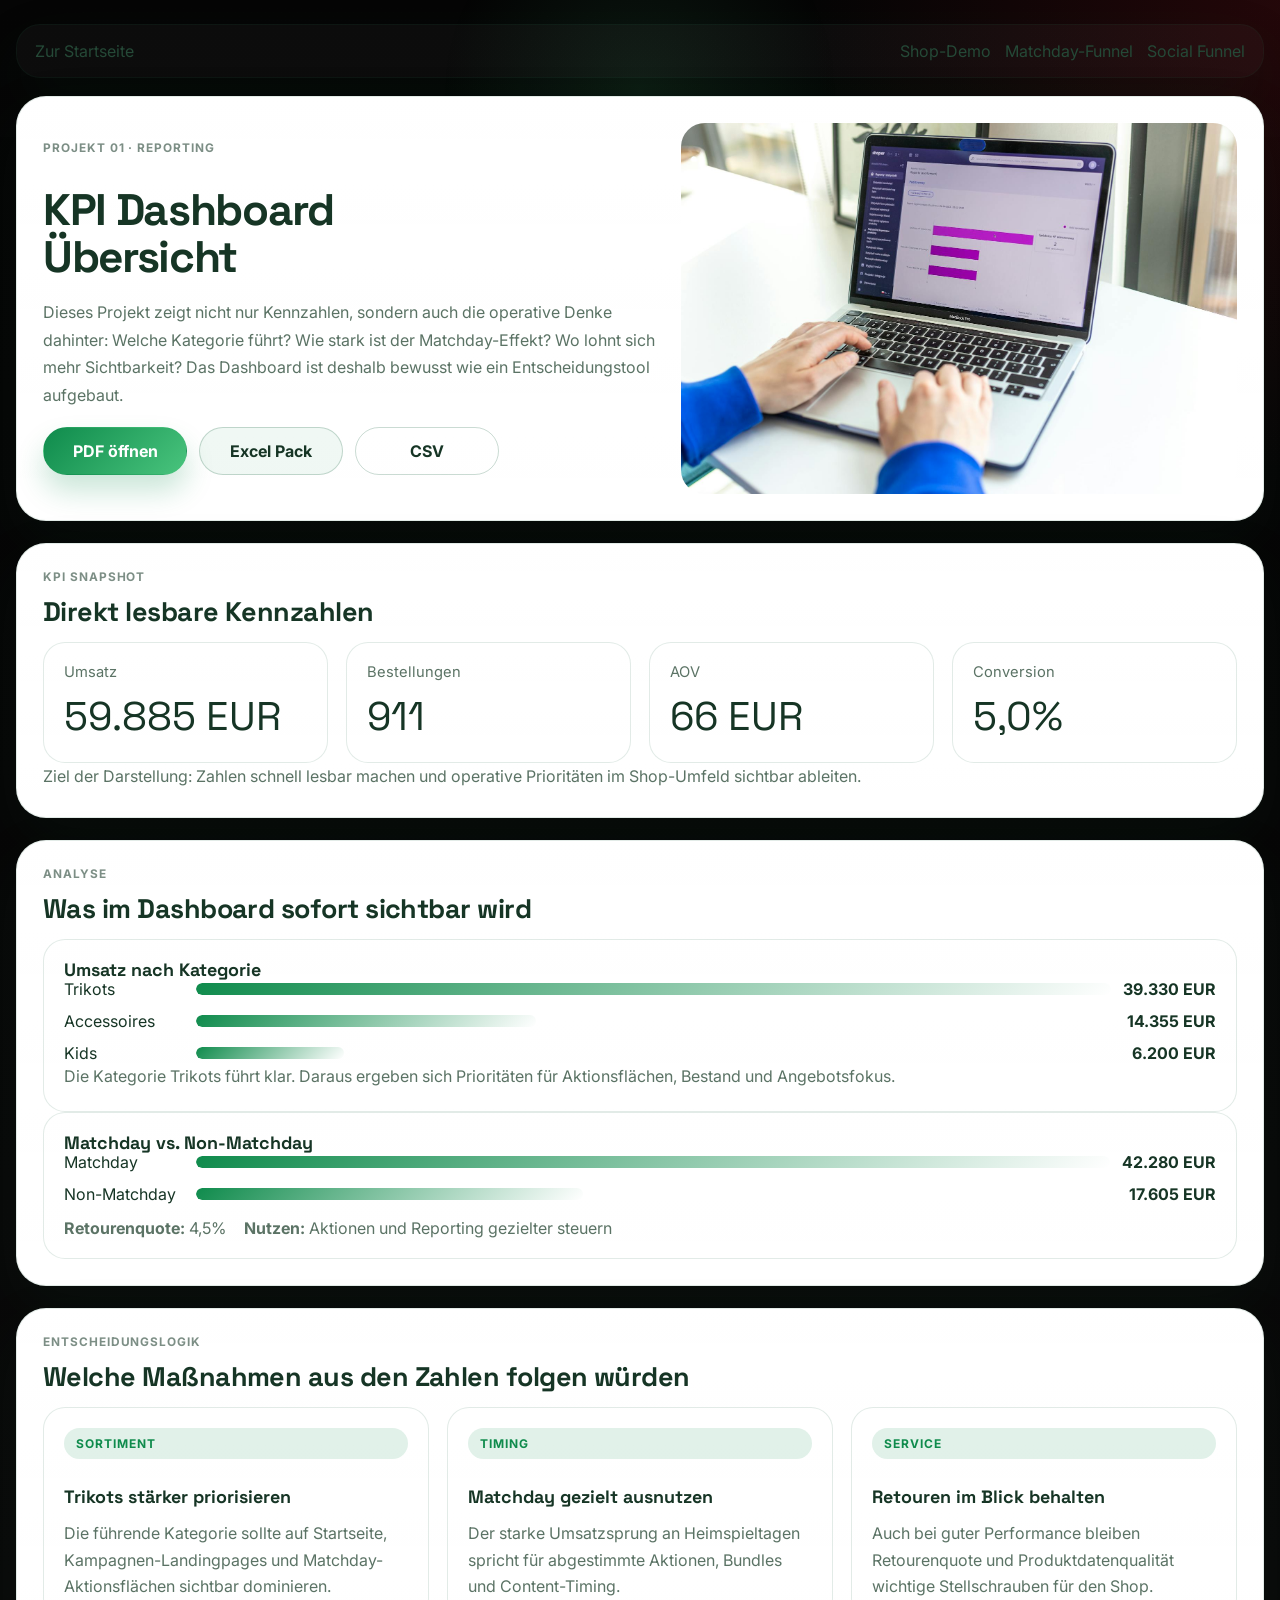
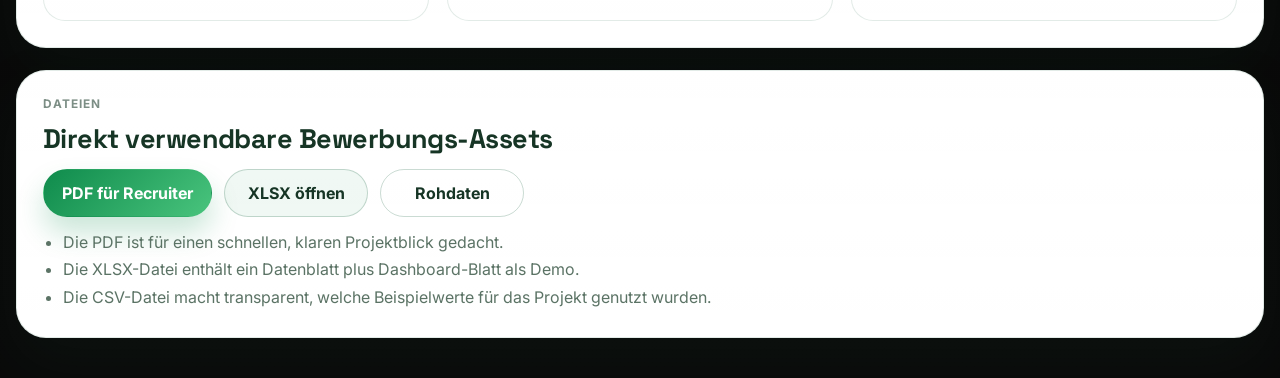
<file: projects/kpi-dashboard.html>
<!DOCTYPE html>
<html lang="de">
  <head>
    <meta charset="UTF-8" />
    <meta name="viewport" content="width=device-width, initial-scale=1.0" />
    <title>KPI Dashboard Übersicht | Kassem Jaffal</title>
    <link rel="stylesheet" href="../styles.css" />
    <link rel="stylesheet" href="../projects.css" />
  </head>
  <body class="project-page">
    <div class="project-shell">
      <nav class="subnav" aria-label="Unterseiten-Navigation">
        <a href="../index.html">Zur Startseite</a>
        <div class="subnav__links">
          <a href="mock-fanshop.html">Shop-Demo</a>
          <a href="matchday-funnel.html">Matchday-Funnel</a>
          <a href="social-media-funnel.html">Social Funnel</a>
        </div>
      </nav>

      <section class="project-hero">
        <div class="project-hero__copy">
          <p class="eyebrow">Projekt 01 · Reporting</p>
          <h1>KPI Dashboard Übersicht</h1>
          <p class="project-copy">
            Dieses Projekt zeigt nicht nur Kennzahlen, sondern auch die
            operative Denke dahinter: Welche Kategorie führt? Wie stark ist der
            Matchday-Effekt? Wo lohnt sich mehr Sichtbarkeit? Das Dashboard ist
            deshalb bewusst wie ein Entscheidungstool aufgebaut.
          </p>
          <div class="button-row">
            <a class="button button--primary" href="../downloads/SCF_Ecommerce_KPI_Dashboard.pdf">PDF öffnen</a>
            <a class="button button--secondary" href="../downloads/SCF_Ecommerce_Portfolio_ExcelPack.xlsx">Excel Pack</a>
            <a class="button button--ghost" href="../downloads/scf_ecommerce_daily_data.csv">CSV</a>
          </div>
        </div>

        <div class="project-hero__visual">
          <img src="../assets/excel-kpi-dashboard.jpg" alt="Laptop mit KPI-Dashboard" />
        </div>
      </section>

      <section class="project-panel">
        <p class="eyebrow">KPI Snapshot</p>
        <h2>Direkt lesbare Kennzahlen</h2>
        <div class="dashboard-grid">
          <article class="dashboard-metric">
            <span class="dashboard-metric__label">Umsatz</span>
            <span class="dashboard-metric__value">59.885 EUR</span>
          </article>
          <article class="dashboard-metric">
            <span class="dashboard-metric__label">Bestellungen</span>
            <span class="dashboard-metric__value">911</span>
          </article>
          <article class="dashboard-metric">
            <span class="dashboard-metric__label">AOV</span>
            <span class="dashboard-metric__value">66 EUR</span>
          </article>
          <article class="dashboard-metric">
            <span class="dashboard-metric__label">Conversion</span>
            <span class="dashboard-metric__value">5,0%</span>
          </article>
        </div>
        <p class="metric-note">Ziel der Darstellung: Zahlen schnell lesbar machen und operative Prioritäten im Shop-Umfeld sichtbar ableiten.</p>
      </section>

      <section class="project-panel">
        <p class="eyebrow">Analyse</p>
        <h2>Was im Dashboard sofort sichtbar wird</h2>
        <div class="chart-layout">
          <article class="chart-panel">
            <h3>Umsatz nach Kategorie</h3>
            <div class="bar-chart">
              <div class="bar-row">
                <span>Trikots</span>
                <div class="bar-track"><div class="bar-fill" style="width: 100%"></div></div>
                <strong>39.330 EUR</strong>
              </div>
              <div class="bar-row">
                <span>Accessoires</span>
                <div class="bar-track"><div class="bar-fill" style="width: 37%"></div></div>
                <strong>14.355 EUR</strong>
              </div>
              <div class="bar-row">
                <span>Kids</span>
                <div class="bar-track"><div class="bar-fill" style="width: 16%"></div></div>
                <strong>6.200 EUR</strong>
              </div>
            </div>
            <p class="chart-caption">Die Kategorie Trikots führt klar. Daraus ergeben sich Prioritäten für Aktionsflächen, Bestand und Angebotsfokus.</p>
          </article>

          <article class="chart-panel">
            <h3>Matchday vs. Non-Matchday</h3>
            <div class="mini-bars">
              <div class="bar-row">
                <span>Matchday</span>
                <div class="bar-track"><div class="bar-fill" style="width: 100%"></div></div>
                <strong>42.280 EUR</strong>
              </div>
              <div class="bar-row">
                <span>Non-Matchday</span>
                <div class="bar-track"><div class="bar-fill" style="width: 42%"></div></div>
                <strong>17.605 EUR</strong>
              </div>
            </div>
            <div class="legend">
              <span><strong>Retourenquote:</strong> 4,5%</span>
              <span><strong>Nutzen:</strong> Aktionen und Reporting gezielter steuern</span>
            </div>
          </article>
        </div>
      </section>

      <section class="project-panel">
        <p class="eyebrow">Entscheidungslogik</p>
        <h2>Welche Maßnahmen aus den Zahlen folgen würden</h2>
        <div class="crm-grid">
          <article class="crm-card">
            <span class="insight-card__kicker">Sortiment</span>
            <h3>Trikots stärker priorisieren</h3>
            <p>Die führende Kategorie sollte auf Startseite, Kampagnen-Landingpages und Matchday-Aktionsflächen sichtbar dominieren.</p>
          </article>
          <article class="crm-card">
            <span class="insight-card__kicker">Timing</span>
            <h3>Matchday gezielt ausnutzen</h3>
            <p>Der starke Umsatzsprung an Heimspieltagen spricht für abgestimmte Aktionen, Bundles und Content-Timing.</p>
          </article>
          <article class="crm-card">
            <span class="insight-card__kicker">Service</span>
            <h3>Retouren im Blick behalten</h3>
            <p>Auch bei guter Performance bleiben Retourenquote und Produktdatenqualität wichtige Stellschrauben für den Shop.</p>
          </article>
        </div>
      </section>

      <section class="project-panel">
        <p class="eyebrow">Dateien</p>
        <h2>Direkt verwendbare Bewerbungs-Assets</h2>
        <div class="download-row">
          <a class="button button--primary" href="../downloads/SCF_Ecommerce_KPI_Dashboard.pdf">PDF für Recruiter</a>
          <a class="button button--secondary" href="../downloads/SCF_Ecommerce_Portfolio_ExcelPack.xlsx">XLSX öffnen</a>
          <a class="button button--ghost" href="../downloads/scf_ecommerce_daily_data.csv">Rohdaten</a>
        </div>
        <ul class="download-list">
          <li>Die PDF ist für einen schnellen, klaren Projektblick gedacht.</li>
          <li>Die XLSX-Datei enthält ein Datenblatt plus Dashboard-Blatt als Demo.</li>
          <li>Die CSV-Datei macht transparent, welche Beispielwerte für das Projekt genutzt wurden.</li>
        </ul>
      </section>
    </div>
  </body>
</html>
</file>
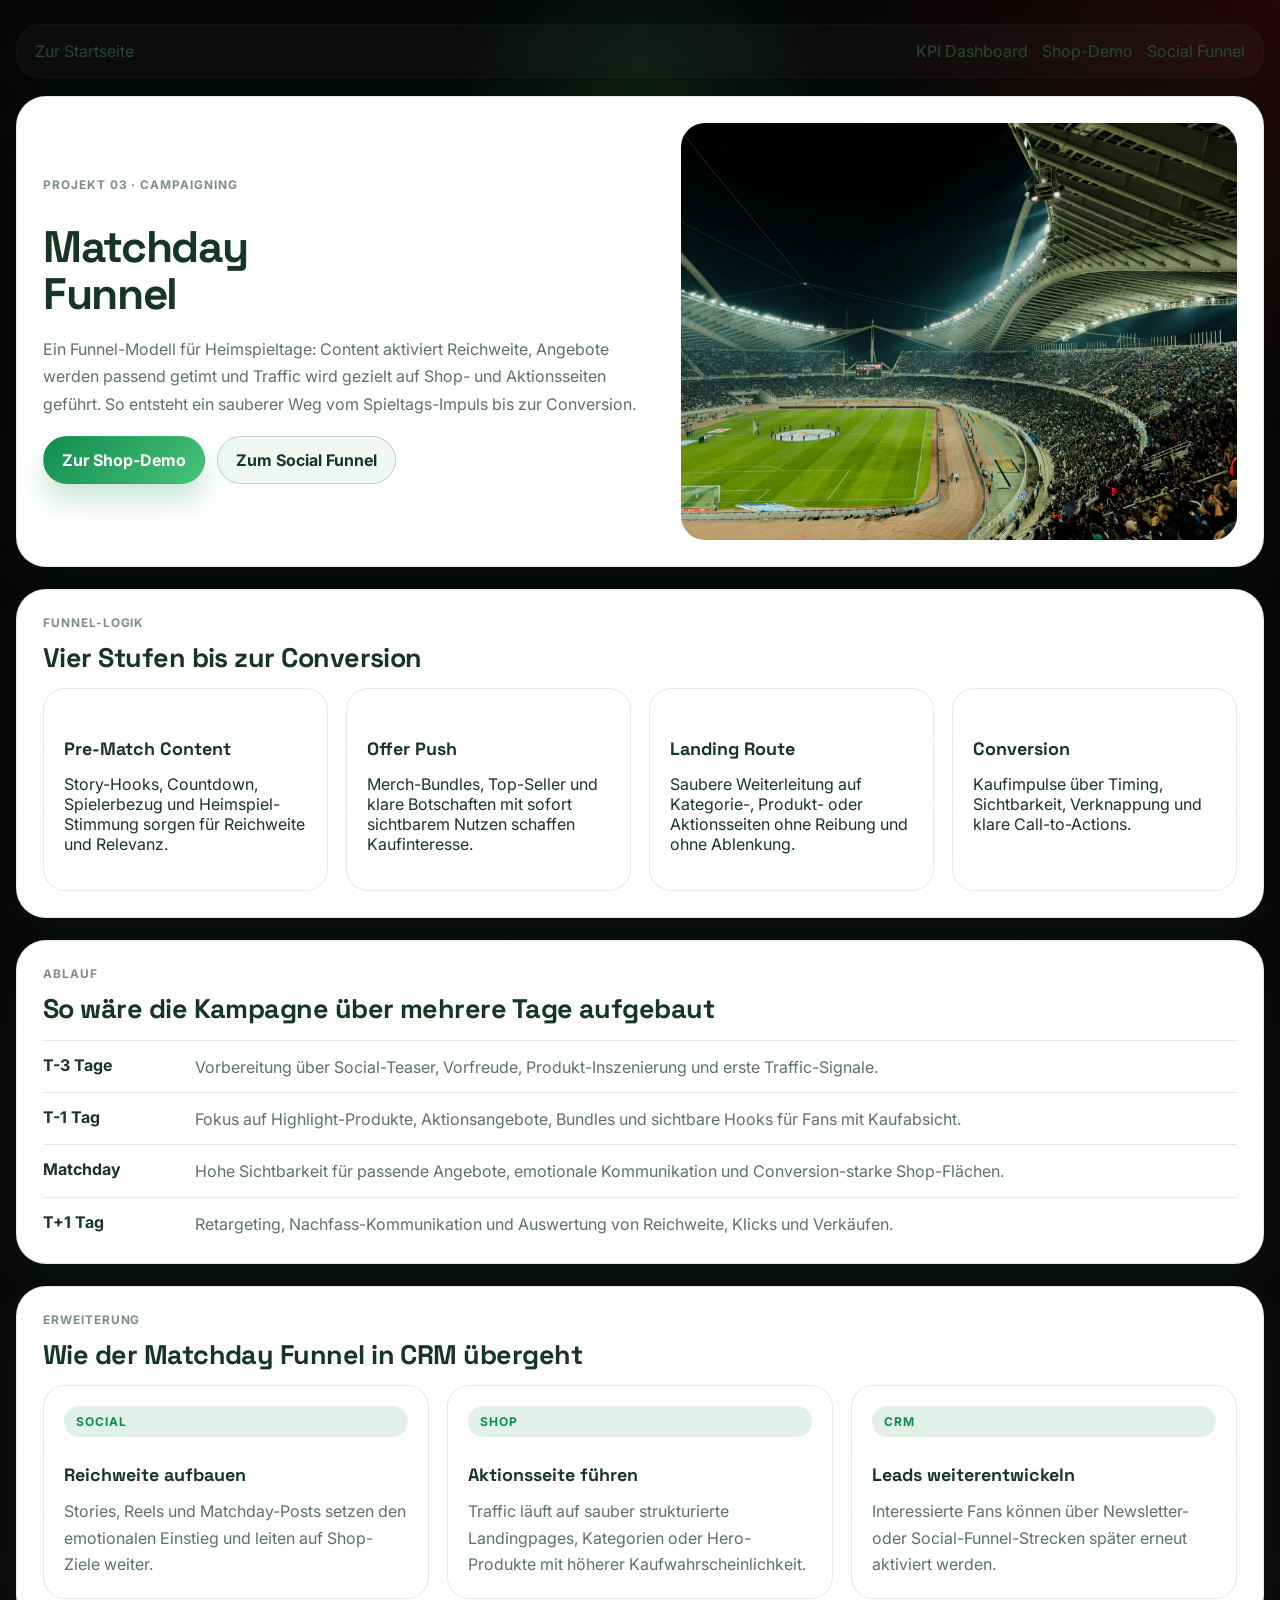
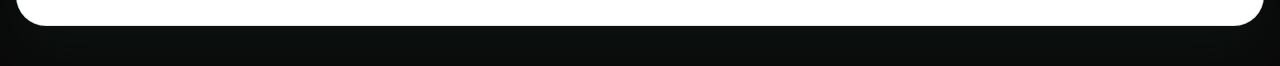
<file: projects/matchday-funnel.html>
<!DOCTYPE html>
<html lang="de">
  <head>
    <meta charset="UTF-8" />
    <meta name="viewport" content="width=device-width, initial-scale=1.0" />
    <title>Matchday Funnel | Kassem Jaffal</title>
    <link rel="stylesheet" href="../styles.css" />
    <link rel="stylesheet" href="../projects.css" />
  </head>
  <body class="project-page">
    <div class="project-shell">
      <nav class="subnav" aria-label="Unterseiten-Navigation">
        <a href="../index.html">Zur Startseite</a>
        <div class="subnav__links">
          <a href="kpi-dashboard.html">KPI Dashboard</a>
          <a href="mock-fanshop.html">Shop-Demo</a>
          <a href="social-media-funnel.html">Social Funnel</a>
        </div>
      </nav>

      <section class="project-hero">
        <div class="project-hero__copy">
          <p class="eyebrow">Projekt 03 · Campaigning</p>
          <h1>Matchday Funnel</h1>
          <p class="project-copy">
            Ein Funnel-Modell für Heimspieltage: Content aktiviert Reichweite,
            Angebote werden passend getimt und Traffic wird gezielt auf
            Shop- und Aktionsseiten geführt. So entsteht ein sauberer Weg vom
            Spieltags-Impuls bis zur Conversion.
          </p>
          <div class="button-row">
            <a class="button button--primary" href="mock-fanshop.html">Zur Shop-Demo</a>
            <a class="button button--secondary" href="social-media-funnel.html">Zum Social Funnel</a>
          </div>
        </div>

        <div class="project-hero__visual">
          <img src="../assets/matchday-funnel.jpg" alt="Stadionbild für Matchday-Kampagnen" />
        </div>
      </section>

      <section class="project-panel">
        <p class="eyebrow">Funnel-Logik</p>
        <h2>Vier Stufen bis zur Conversion</h2>
        <div class="funnel-grid">
          <article class="funnel-card">
            <span class="funnel-card__stage">Awareness</span>
            <h3>Pre-Match Content</h3>
            <p>Story-Hooks, Countdown, Spielerbezug und Heimspiel-Stimmung sorgen für Reichweite und Relevanz.</p>
          </article>
          <article class="funnel-card">
            <span class="funnel-card__stage">Interest</span>
            <h3>Offer Push</h3>
            <p>Merch-Bundles, Top-Seller und klare Botschaften mit sofort sichtbarem Nutzen schaffen Kaufinteresse.</p>
          </article>
          <article class="funnel-card">
            <span class="funnel-card__stage">Click</span>
            <h3>Landing Route</h3>
            <p>Saubere Weiterleitung auf Kategorie-, Produkt- oder Aktionsseiten ohne Reibung und ohne Ablenkung.</p>
          </article>
          <article class="funnel-card">
            <span class="funnel-card__stage">Sale</span>
            <h3>Conversion</h3>
            <p>Kaufimpulse über Timing, Sichtbarkeit, Verknappung und klare Call-to-Actions.</p>
          </article>
        </div>
      </section>

      <section class="project-panel">
        <p class="eyebrow">Ablauf</p>
        <h2>So wäre die Kampagne über mehrere Tage aufgebaut</h2>
        <div class="timeline-flow">
          <div class="flow-row">
            <strong>T-3 Tage</strong>
            <p>Vorbereitung über Social-Teaser, Vorfreude, Produkt-Inszenierung und erste Traffic-Signale.</p>
          </div>
          <div class="flow-row">
            <strong>T-1 Tag</strong>
            <p>Fokus auf Highlight-Produkte, Aktionsangebote, Bundles und sichtbare Hooks für Fans mit Kaufabsicht.</p>
          </div>
          <div class="flow-row">
            <strong>Matchday</strong>
            <p>Hohe Sichtbarkeit für passende Angebote, emotionale Kommunikation und Conversion-starke Shop-Flächen.</p>
          </div>
          <div class="flow-row">
            <strong>T+1 Tag</strong>
            <p>Retargeting, Nachfass-Kommunikation und Auswertung von Reichweite, Klicks und Verkäufen.</p>
          </div>
        </div>
      </section>

      <section class="project-panel">
        <p class="eyebrow">Erweiterung</p>
        <h2>Wie der Matchday Funnel in CRM übergeht</h2>
        <div class="crm-grid">
          <article class="crm-card">
            <span class="insight-card__kicker">Social</span>
            <h3>Reichweite aufbauen</h3>
            <p>Stories, Reels und Matchday-Posts setzen den emotionalen Einstieg und leiten auf Shop-Ziele weiter.</p>
          </article>
          <article class="crm-card">
            <span class="insight-card__kicker">Shop</span>
            <h3>Aktionsseite führen</h3>
            <p>Traffic läuft auf sauber strukturierte Landingpages, Kategorien oder Hero-Produkte mit höherer Kaufwahrscheinlichkeit.</p>
          </article>
          <article class="crm-card">
            <span class="insight-card__kicker">CRM</span>
            <h3>Leads weiterentwickeln</h3>
            <p>Interessierte Fans können über Newsletter- oder Social-Funnel-Strecken später erneut aktiviert werden.</p>
          </article>
        </div>
      </section>
    </div>
  </body>
</html>
</file>
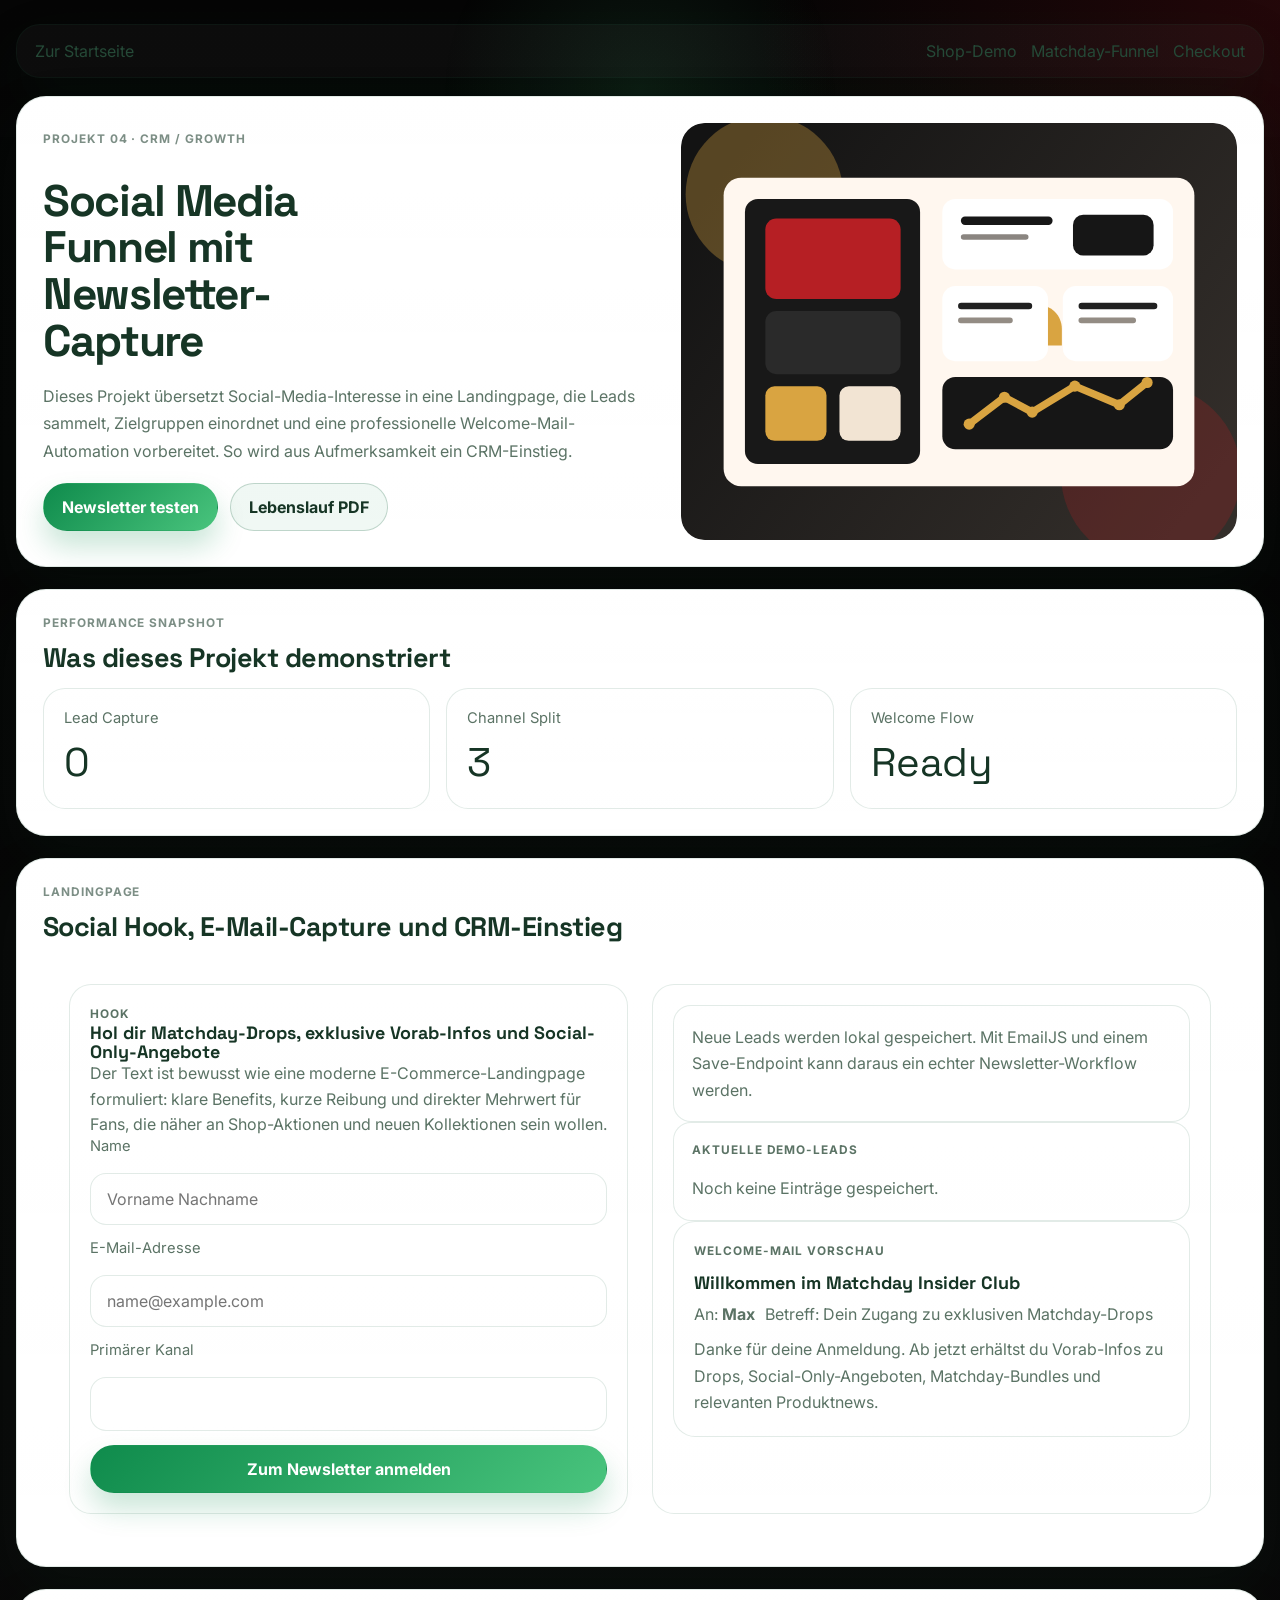
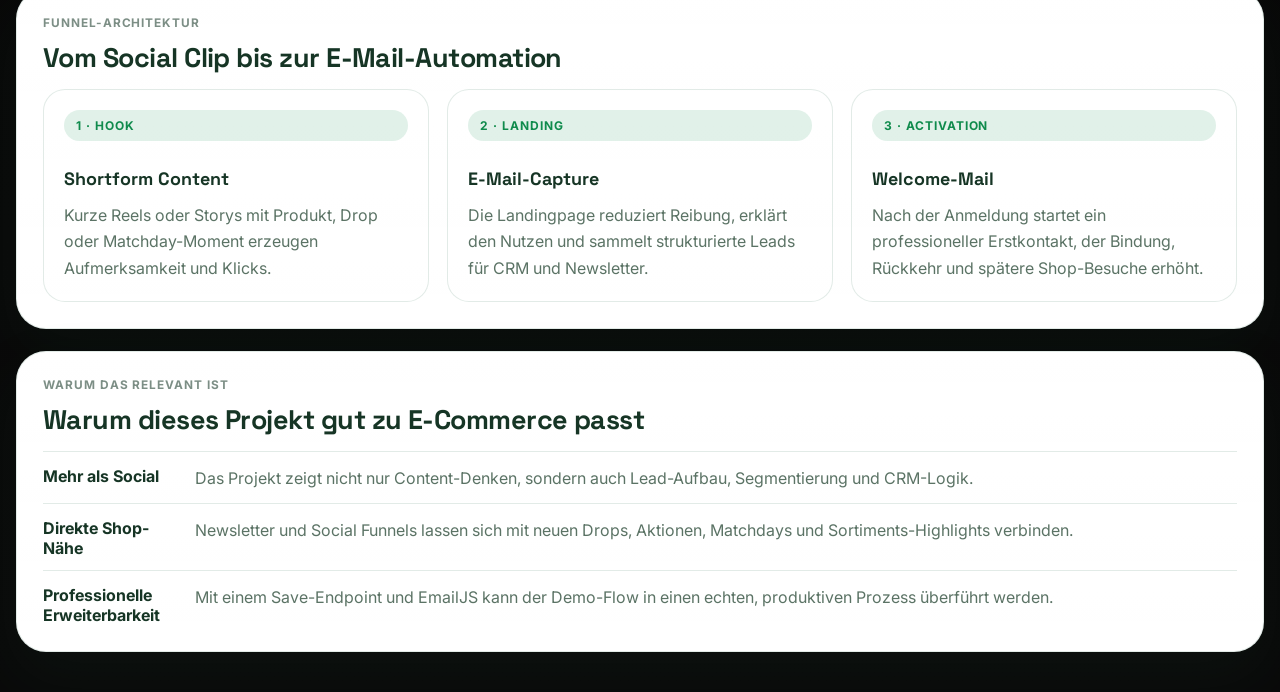
<file: projects/social-media-funnel.html>
<!DOCTYPE html>
<html lang="de">
  <head>
    <meta charset="UTF-8" />
    <meta name="viewport" content="width=device-width, initial-scale=1.0" />
    <title>Social Media Funnel | Kassem Jaffal</title>
    <link rel="stylesheet" href="../styles.css" />
    <link rel="stylesheet" href="../projects.css" />
  </head>
  <body class="project-page">
    <div class="project-shell">
      <nav class="subnav" aria-label="Unterseiten-Navigation">
        <a href="../index.html">Zur Startseite</a>
        <div class="subnav__links">
          <a href="mock-fanshop.html">Shop-Demo</a>
          <a href="matchday-funnel.html">Matchday-Funnel</a>
          <a href="checkout.html">Checkout</a>
        </div>
      </nav>

      <section class="project-hero">
        <div class="project-hero__copy">
          <p class="eyebrow">Projekt 04 · CRM / Growth</p>
          <h1>Social Media Funnel mit Newsletter-Capture</h1>
          <p class="project-copy">
            Dieses Projekt übersetzt Social-Media-Interesse in eine
            Landingpage, die Leads sammelt, Zielgruppen einordnet und eine
            professionelle Welcome-Mail-Automation vorbereitet. So wird aus
            Aufmerksamkeit ein CRM-Einstieg.
          </p>
          <div class="button-row">
            <a class="button button--primary" href="#newsletterFlow">Newsletter testen</a>
            <a class="button button--secondary" href="../downloads/Kassem_Jaffal_Lebenslauf.pdf">Lebenslauf PDF</a>
          </div>
        </div>

        <div class="project-hero__visual">
          <img src="../assets/social-funnel.svg" alt="Visualisierung eines Social Media Funnels" />
        </div>
      </section>

      <section class="project-panel">
        <p class="eyebrow">Performance Snapshot</p>
        <h2>Was dieses Projekt demonstriert</h2>
        <div class="newsletter-kpis">
          <article class="dashboard-metric">
            <span class="dashboard-metric__label">Lead Capture</span>
            <span class="dashboard-metric__value" id="newsletterCount">0</span>
          </article>
          <article class="dashboard-metric">
            <span class="dashboard-metric__label">Channel Split</span>
            <span class="dashboard-metric__value">3</span>
          </article>
          <article class="dashboard-metric">
            <span class="dashboard-metric__label">Welcome Flow</span>
            <span class="dashboard-metric__value">Ready</span>
          </article>
        </div>
      </section>

      <section class="project-panel" id="newsletterFlow">
        <p class="eyebrow">Landingpage</p>
        <h2>Social Hook, E-Mail-Capture und CRM-Einstieg</h2>
        <div class="newsletter-hero">
          <article class="checkout-box">
            <p class="eyebrow">Hook</p>
            <h3>Hol dir Matchday-Drops, exklusive Vorab-Infos und Social-Only-Angebote</h3>
            <p class="project-copy">
              Der Text ist bewusst wie eine moderne E-Commerce-Landingpage formuliert:
              klare Benefits, kurze Reibung und direkter Mehrwert für Fans, die näher
              an Shop-Aktionen und neuen Kollektionen sein wollen.
            </p>

            <form class="newsletter-form" id="newsletterForm">
              <label>
                <span class="checkout-label">Name</span>
                <input id="newsletterName" type="text" placeholder="Vorname Nachname" />
              </label>
              <label>
                <span class="checkout-label">E-Mail-Adresse</span>
                <input id="newsletterEmail" type="email" placeholder="name@example.com" />
              </label>
              <label>
                <span class="checkout-label">Primärer Kanal</span>
                <select id="newsletterChannel">
                  <option>Instagram</option>
                  <option>TikTok</option>
                  <option>Newsletter Landingpage</option>
                </select>
              </label>
              <button class="button button--primary" id="newsletterSubmit" type="submit">Zum Newsletter anmelden</button>
            </form>
          </article>

          <article class="checkout-box">
            <div class="status-box" id="newsletterStatus">
              <p>Neue Leads werden lokal gespeichert. Mit EmailJS und einem Save-Endpoint kann daraus ein echter Newsletter-Workflow werden.</p>
            </div>

            <div class="audience-panel">
              <p class="eyebrow">Aktuelle Demo-Leads</p>
              <div class="audience-list" id="audienceList"></div>
            </div>

            <article class="email-preview">
              <p class="eyebrow">Welcome-Mail Vorschau</p>
              <h3>Willkommen im Matchday Insider Club</h3>
              <div class="email-preview__meta">
                <span>An: <strong id="welcomePreviewName">Max</strong></span>
                <span>Betreff: Dein Zugang zu exklusiven Matchday-Drops</span>
              </div>
              <p>Danke für deine Anmeldung. Ab jetzt erhältst du Vorab-Infos zu Drops, Social-Only-Angeboten, Matchday-Bundles und relevanten Produktnews.</p>
            </article>
          </article>
        </div>
      </section>

      <section class="project-panel">
        <p class="eyebrow">Funnel-Architektur</p>
        <h2>Vom Social Clip bis zur E-Mail-Automation</h2>
        <div class="crm-grid">
          <article class="crm-card">
            <span class="insight-card__kicker">1 · Hook</span>
            <h3>Shortform Content</h3>
            <p>Kurze Reels oder Storys mit Produkt, Drop oder Matchday-Moment erzeugen Aufmerksamkeit und Klicks.</p>
          </article>
          <article class="crm-card">
            <span class="insight-card__kicker">2 · Landing</span>
            <h3>E-Mail-Capture</h3>
            <p>Die Landingpage reduziert Reibung, erklärt den Nutzen und sammelt strukturierte Leads für CRM und Newsletter.</p>
          </article>
          <article class="crm-card">
            <span class="insight-card__kicker">3 · Activation</span>
            <h3>Welcome-Mail</h3>
            <p>Nach der Anmeldung startet ein professioneller Erstkontakt, der Bindung, Rückkehr und spätere Shop-Besuche erhöht.</p>
          </article>
        </div>
      </section>

      <section class="project-panel">
        <p class="eyebrow">Warum das relevant ist</p>
        <h2>Warum dieses Projekt gut zu E-Commerce passt</h2>
        <div class="timeline-flow">
          <div class="flow-row">
            <strong>Mehr als Social</strong>
            <p>Das Projekt zeigt nicht nur Content-Denken, sondern auch Lead-Aufbau, Segmentierung und CRM-Logik.</p>
          </div>
          <div class="flow-row">
            <strong>Direkte Shop-Nähe</strong>
            <p>Newsletter und Social Funnels lassen sich mit neuen Drops, Aktionen, Matchdays und Sortiments-Highlights verbinden.</p>
          </div>
          <div class="flow-row">
            <strong>Professionelle Erweiterbarkeit</strong>
            <p>Mit einem Save-Endpoint und EmailJS kann der Demo-Flow in einen echten, produktiven Prozess überführt werden.</p>
          </div>
        </div>
      </section>
    </div>

    <script src="../newsletter-config.js"></script>
    <script src="../newsletter.js"></script>
  </body>
</html>
</file>
<file: styles.css>
@import url("https://fonts.googleapis.com/css2?family=Inter:wght@400;500;600;700;800&family=Space+Grotesk:wght@500;700&display=swap");

:root {
  --bg: #edf8f1;
  --bg-soft: #ffffff;
  --panel: #ffffff;
  --panel-soft: #f4fcf7;
  --surface: rgba(20, 103, 63, 0.04);
  --surface-strong: rgba(20, 103, 63, 0.09);
  --line: rgba(16, 92, 57, 0.12);
  --line-strong: rgba(16, 92, 57, 0.22);
  --text: #163525;
  --muted: #5b7365;
  --muted-strong: #254937;
  --accent: #0f8b4c;
  --accent-soft: #49c47d;
  --white: #ffffff;
  --shadow: 0 24px 60px rgba(28, 72, 47, 0.12);
  --radius-xl: 34px;
  --radius-lg: 24px;
  --radius-md: 18px;
  --site-width: min(1320px, calc(100% - 32px));
  --title-font: "Space Grotesk", sans-serif;
  --body-font: "Inter", sans-serif;
}

* {
  box-sizing: border-box;
}

html {
  scroll-behavior: smooth;
}

body,
p,
li,
figcaption {
  hyphens: auto;
}

body {
  position: relative;
  isolation: isolate;
  min-height: 100vh;
  --scroll-darkness: 0;
  --pointer-x: 50%;
  --pointer-y: 10%;
  margin: 0;
  font-family: var(--body-font);
  color: var(--text);
  background:
    radial-gradient(circle at top right, rgba(15, 139, 76, 0.18), transparent 22%),
    radial-gradient(circle at bottom left, rgba(73, 196, 125, 0.12), transparent 16%),
    linear-gradient(180deg, #f3fcf6 0%, #e7f6ed 100%);
}

body::before {
  content: "";
  position: fixed;
  inset: 0;
  z-index: -1;
  pointer-events: none;
  background:
    linear-gradient(180deg, rgba(5, 56, 31, 0.04), rgba(5, 56, 31, 0.18)),
    radial-gradient(circle at center, rgba(15, 139, 76, 0.08), transparent 48%);
  opacity: calc(0.06 + (var(--scroll-darkness) * 0.38));
  transition: opacity 180ms linear;
}

body::after {
  content: "";
  position: fixed;
  inset: 0;
  z-index: -1;
  pointer-events: none;
  background:
    radial-gradient(circle 320px at var(--pointer-x) var(--pointer-y), rgba(73, 196, 125, 0.12), transparent 62%);
  opacity: 0.85;
}

img {
  display: block;
  max-width: 100%;
}

a {
  color: inherit;
}

button,
input,
textarea,
select {
  font: inherit;
}

.scroll-progress {
  position: fixed;
  z-index: 70;
  top: 0;
  left: 0;
  width: 0;
  height: 4px;
  background: linear-gradient(90deg, var(--accent), var(--white));
}

.announcement-bar {
  border-bottom: 1px solid var(--line);
  background: linear-gradient(90deg, rgba(15, 139, 76, 0.06), rgba(73, 196, 125, 0.18), rgba(15, 139, 76, 0.06));
}

.announcement-bar__inner,
.site-header__inner,
.hero,
.section,
.site-footer__inner,
.site-footer__meta {
  width: var(--site-width);
  margin-inline: auto;
}

.announcement-bar__inner {
  display: flex;
  align-items: center;
  gap: 14px;
  min-height: 46px;
}

.announcement-bar__label,
.eyebrow,
.brand small,
.brand strong,
.site-nav__link {
  letter-spacing: 0.08em;
  text-transform: uppercase;
}

.announcement-bar__label {
  padding: 6px 10px;
  border-radius: 999px;
  background: rgba(15, 139, 76, 0.12);
  font-size: 0.72rem;
  font-weight: 700;
}

.announcement-bar strong {
  color: var(--muted-strong);
  font-size: 0.92rem;
  font-weight: 600;
}

.site-header {
  position: sticky;
  top: 0;
  z-index: 60;
  border-bottom: 1px solid var(--line);
  backdrop-filter: blur(18px);
  background: rgba(244, 252, 247, 0.86);
  transition: transform 260ms ease, opacity 260ms ease, background-color 260ms ease;
  will-change: transform;
}

.site-header__inner {
  display: flex;
  align-items: center;
  justify-content: space-between;
  gap: 18px;
  min-height: 86px;
}

.brand {
  display: inline-flex;
  align-items: center;
  gap: 14px;
  text-decoration: none;
}

.brand img {
  width: 58px;
  height: 58px;
}

.brand span {
  display: grid;
  gap: 3px;
}

.brand strong {
  font-size: 0.96rem;
}

.brand small {
  color: var(--muted);
  font-size: 0.7rem;
}

.site-nav {
  display: flex;
  align-items: center;
  gap: 10px;
  padding: 8px;
  border: 1px solid var(--line);
  border-radius: 999px;
  background: rgba(15, 139, 76, 0.04);
}

.site-nav__link {
  padding: 10px 14px;
  border-radius: 999px;
  color: var(--muted-strong);
  font-size: 0.73rem;
  text-decoration: none;
}

.site-nav__link:hover,
.site-nav__link.is-active {
  background: var(--accent);
  color: var(--white);
}

.site-header__actions,
.hero__actions,
.portfolio-card__actions {
  display: flex;
  flex-wrap: wrap;
  gap: 12px;
}

.button,
.chip,
.faq-trigger,
.portfolio-card,
.insight-card,
.story-card,
.trend-card {
  transition:
    transform 180ms ease,
    background-color 180ms ease,
    border-color 180ms ease,
    color 180ms ease,
    box-shadow 180ms ease;
}

.button {
  display: inline-flex;
  align-items: center;
  justify-content: center;
  min-width: 144px;
  padding: 13px 18px;
  border: 1px solid transparent;
  border-radius: 999px;
  text-decoration: none;
  font-weight: 700;
}

.button:hover,
.chip:hover,
.faq-trigger:hover,
.portfolio-card:hover,
.insight-card:hover,
.story-card:hover,
.trend-card:hover {
  transform: translateY(-2px);
}

.button--primary,
.download-link {
  color: var(--white);
  background: linear-gradient(135deg, var(--accent), var(--accent-soft));
  box-shadow: 0 16px 28px rgba(15, 139, 76, 0.22);
}

.button--secondary {
  border-color: var(--line-strong);
  background: rgba(15, 139, 76, 0.06);
  color: var(--text);
}

.button--ghost {
  border-color: var(--line-strong);
  background: transparent;
  color: var(--text);
}

.button--card {
  background: var(--accent);
  color: var(--white);
}

body.is-scrolling-down .site-header {
  transform: translateY(calc(-100% - 8px));
  opacity: 0;
}

body.is-scrolling-up .site-header,
body:not(.is-scrolling-down) .site-header {
  transform: translateY(0);
  opacity: 1;
}

.hero,
.section,
.site-footer {
  border: 1px solid var(--line);
  border-radius: var(--radius-xl);
  background:
    linear-gradient(180deg, rgba(255, 255, 255, 0.98), rgba(244, 252, 247, 0.98)),
    var(--bg-soft);
  box-shadow: var(--shadow);
}

.hero {
  display: grid;
  grid-template-columns: minmax(0, 1.34fr) minmax(300px, 0.66fr);
  gap: 22px;
  padding: 28px 0 0;
}

.hero__copy,
.hero__visual,
.section,
.site-footer {
  padding: 30px;
}

.hero__copy {
  max-width: 100%;
}

.eyebrow {
  margin: 0 0 14px;
  color: rgba(22, 53, 37, 0.56);
  font-size: 0.74rem;
  font-weight: 700;
}

h1,
h2,
h3,
h4 {
  margin: 0;
  font-family: var(--title-font);
  line-height: 1.06;
  text-wrap: pretty;
  hyphens: none;
  overflow-wrap: normal;
  word-break: normal;
}

h1 {
  max-width: 24ch;
  font-size: clamp(1.92rem, 3.45vw, 3.28rem);
  letter-spacing: -0.03em;
}

h2 {
  max-width: 34ch;
  font-size: clamp(1.34rem, 2.1vw, 1.82rem);
  letter-spacing: -0.02em;
}

h3 {
  font-size: clamp(1.05rem, 1.4vw, 1.3rem);
}

.hero__lead,
.panel p,
.insight-card p,
.portfolio-card p,
.faq-content p,
.site-footer p,
.story-card p,
.trend-card p {
  margin: 0;
  color: var(--muted);
  line-height: 1.72;
  text-wrap: pretty;
}

.hero__lead {
  max-width: 68ch;
  font-size: 0.97rem;
}

.hero__facts,
.profile-grid,
.insight-grid,
.portfolio-grid,
.site-footer__inner,
.story-grid,
.trend-grid {
  display: grid;
  gap: 20px;
}

.hero__facts {
  grid-template-columns: repeat(3, minmax(0, 1fr));
  margin-top: 30px;
}

.hero__facts article,
.hero__mark-card,
.panel,
.insight-card,
.portfolio-card,
.faq-item,
.story-card,
.trend-card {
  border: 1px solid var(--line);
  border-radius: var(--radius-lg);
  background: rgba(15, 139, 76, 0.04);
  box-shadow: var(--shadow);
}

.hero__facts article {
  padding: 18px;
}

.hero__facts strong {
  display: block;
  margin-bottom: 8px;
  font-family: var(--title-font);
  font-size: 1.85rem;
}

.hero__facts span {
  color: var(--muted);
  line-height: 1.55;
  text-wrap: pretty;
}

.hero__visual {
  display: grid;
  gap: 16px;
}

.status-stack {
  display: flex;
  flex-wrap: wrap;
  gap: 10px;
  margin-top: 18px;
}

.status-pill {
  display: inline-flex;
  padding: 10px 14px;
  border: 1px solid var(--line);
  border-radius: 999px;
  color: var(--muted-strong);
  background: rgba(15, 139, 76, 0.06);
  font-size: 0.86rem;
  font-weight: 600;
}

.portrait-card,
.resume-card,
.signal-card,
.contact-panel {
  position: relative;
  overflow: hidden;
  border: 1px solid var(--line);
  border-radius: var(--radius-lg);
  background: rgba(15, 139, 76, 0.04);
  box-shadow: var(--shadow);
}

[data-spotlight]::before {
  content: "";
  position: absolute;
  inset: 0;
  background:
    radial-gradient(circle 180px at var(--spotlight-x, 50%) var(--spotlight-y, 50%), rgba(73, 196, 125, 0.16), transparent 65%);
  opacity: 0;
  transition: opacity 180ms ease;
  pointer-events: none;
}

[data-spotlight]:hover::before,
[data-spotlight]:focus-within::before {
  opacity: 1;
}

.portrait-card {
  display: grid;
  gap: 18px;
  padding: 20px;
}

.portrait-card__frame {
  position: relative;
  overflow: hidden;
  min-height: 420px;
  border-radius: 24px;
  background:
    radial-gradient(circle at top, rgba(73, 196, 125, 0.16), transparent 46%),
    linear-gradient(180deg, #ffffff, #eef8f2);
}

.portrait-card__photo {
  width: 100%;
  height: 100%;
  min-height: 420px;
  object-fit: cover;
  object-position: center top;
}

.portrait-card__photo.is-fallback {
  object-fit: contain;
  padding: 30px;
}

.portrait-card__copy {
  display: grid;
  gap: 10px;
}

.portrait-card__copy p:last-child {
  margin: 0;
  color: var(--muted);
  line-height: 1.7;
  text-wrap: pretty;
}

.hero__mosaic {
  display: grid;
  grid-template-columns: 1fr 1fr;
  grid-auto-rows: minmax(150px, auto);
  gap: 16px;
}

.signal-card {
  display: grid;
  align-content: start;
  gap: 12px;
  padding: 18px;
}

.signal-card img {
  width: 100%;
  height: 170px;
  object-fit: contain;
  border-radius: 18px;
  background: rgba(255, 255, 255, 0.72);
}

.signal-card p {
  margin: 0;
  color: var(--muted);
  line-height: 1.65;
  text-wrap: pretty;
}

.signal-card--wide {
  grid-column: 1 / -1;
  grid-template-columns: 0.9fr 1.1fr;
  align-items: center;
}

.section {
  margin-top: 24px;
}

.section--rail {
  padding: 16px 30px;
}

.info-rail {
  display: flex;
  flex-wrap: wrap;
  gap: 12px;
}

.info-rail span {
  padding: 12px 14px;
  border: 1px solid var(--line);
  border-radius: 999px;
  color: var(--muted-strong);
  background: rgba(15, 139, 76, 0.05);
}

.section-heading {
  display: grid;
  gap: 10px;
  margin-bottom: 22px;
  max-width: 100%;
}

.hero__copy h1,
.section-heading h2,
.project-hero__copy h1,
.project-panel > h2 {
  max-width: 100%;
}

.profile-grid {
  grid-template-columns: 1.32fr 0.68fr;
}

.resume-board {
  display: grid;
  grid-template-columns: 0.9fr 1.15fr 0.95fr;
  gap: 20px;
}

.resume-card {
  display: grid;
  gap: 18px;
  padding: 24px;
}

.resume-card__profile {
  display: grid;
  grid-template-columns: 112px 1fr;
  gap: 16px;
  align-items: center;
}

.resume-card__photo {
  width: 112px;
  height: 112px;
  border-radius: 24px;
  object-fit: cover;
  object-position: center top;
  border: 1px solid var(--line);
  background: rgba(15, 139, 76, 0.05);
}

.resume-card__photo.is-fallback {
  object-fit: contain;
  padding: 14px;
}

.resume-list {
  display: grid;
  gap: 10px;
}

.resume-list p,
.resume-note {
  margin: 0;
  color: var(--muted);
  line-height: 1.7;
}

.timeline {
  display: grid;
  gap: 16px;
}

.timeline-item {
  display: grid;
  grid-template-columns: 110px 1fr;
  gap: 16px;
  padding-top: 16px;
  border-top: 1px solid var(--line);
}

.timeline-item:first-child {
  padding-top: 0;
  border-top: 0;
}

.timeline-item__date {
  color: var(--accent);
  font-size: 0.88rem;
  font-weight: 700;
  letter-spacing: 0.06em;
  text-transform: uppercase;
}

.timeline-item strong {
  display: block;
  margin-bottom: 6px;
}

.timeline-item p {
  margin: 0;
  color: var(--muted);
  line-height: 1.65;
  text-wrap: pretty;
}

.skill-matrix {
  display: flex;
  flex-wrap: wrap;
  gap: 10px;
}

.skill-matrix span {
  display: inline-flex;
  padding: 10px 12px;
  border: 1px solid var(--line);
  border-radius: 14px;
  color: var(--muted-strong);
  background: rgba(15, 139, 76, 0.06);
  font-size: 0.92rem;
  font-weight: 600;
}

.portfolio-card h3,
.insight-card h3,
.trend-card h3,
.story-card h3,
.resume-card h3,
.signal-card h3,
.contact-panel h3,
.faq-trigger {
  line-height: 1.08;
  text-wrap: pretty;
}

.portfolio-card p,
.resume-note,
.resume-list p,
.contact-panel p,
.faq-content p,
.portfolio-card__meta {
  text-wrap: pretty;
}

.panel,
.story-card,
.trend-card {
  padding: 24px;
}

.panel--wide {
  display: grid;
  gap: 16px;
}

.check-list,
.footer-links {
  margin: 0;
  padding: 0;
  list-style: none;
}

.check-list {
  display: grid;
  gap: 12px;
}

.check-list li {
  position: relative;
  padding-left: 24px;
  color: var(--muted-strong);
  line-height: 1.6;
}

.check-list li::before {
  content: "";
  position: absolute;
  top: 0.55em;
  left: 0;
  width: 10px;
  height: 10px;
  border-radius: 50%;
  background: linear-gradient(135deg, var(--accent), var(--white));
}

.story-grid {
  grid-template-columns: 1fr 1fr 1fr;
}

.story-card {
  display: grid;
  gap: 16px;
}

.story-card img {
  width: 100%;
  height: 220px;
  object-fit: cover;
  border-radius: 18px;
}

.story-card--accent {
  background:
    linear-gradient(155deg, rgba(15, 139, 76, 0.18), rgba(255, 255, 255, 0.52)),
    rgba(15, 139, 76, 0.04);
}

.trend-grid,
.insight-grid {
  grid-template-columns: repeat(3, minmax(0, 1fr));
}

.portfolio-grid {
  grid-template-columns: repeat(2, minmax(0, 1fr));
}

.insight-card,
.trend-card {
  padding: 22px;
}

.insight-card__kicker,
.portfolio-card__tag {
  display: inline-flex;
  margin-bottom: 14px;
  padding: 8px 12px;
  border-radius: 999px;
  background: rgba(15, 139, 76, 0.12);
  color: var(--accent);
  font-size: 0.75rem;
  font-weight: 700;
  letter-spacing: 0.08em;
  text-transform: uppercase;
}

.portfolio-toolbar {
  display: grid;
  gap: 16px;
  margin-bottom: 16px;
}

.search-field {
  display: grid;
  gap: 10px;
}

.search-field span {
  color: var(--muted-strong);
  font-size: 0.94rem;
}

.search-field input {
  width: 100%;
  padding: 16px 18px;
  border: 1px solid var(--line);
  border-radius: 18px;
  outline: 0;
  color: var(--text);
  background: rgba(15, 139, 76, 0.04);
}

.search-field input:focus {
  border-color: rgba(15, 139, 76, 0.34);
  box-shadow: 0 0 0 4px rgba(15, 139, 76, 0.08);
}

.filter-chips {
  display: flex;
  flex-wrap: wrap;
  gap: 10px;
}

.chip {
  padding: 11px 14px;
  border: 1px solid var(--line);
  border-radius: 999px;
  background: transparent;
  color: var(--text);
  cursor: pointer;
}

.chip.is-active {
  border-color: var(--accent);
  background: var(--accent);
  color: var(--white);
}

.results-copy,
.empty-state {
  margin: 0 0 18px;
  color: var(--muted);
}

.portfolio-card {
  overflow: hidden;
}

.portfolio-card img {
  width: 100%;
  height: 240px;
  object-fit: cover;
}

.portfolio-card__body {
  display: grid;
  gap: 14px;
  padding: 22px;
}

.portfolio-card__meta {
  color: var(--muted-strong);
  font-size: 0.92rem;
}

.portfolio-card.is-hidden {
  display: none;
}

.image-rail {
  overflow: auto;
  margin-inline: -4px;
  padding-bottom: 4px;
}

.image-rail__track {
  display: grid;
  grid-auto-flow: column;
  grid-auto-columns: minmax(220px, 1fr);
  gap: 16px;
  min-width: 100%;
}

.image-rail__card {
  overflow: hidden;
  border: 1px solid var(--line);
  border-radius: var(--radius-lg);
  background: rgba(15, 139, 76, 0.04);
}

.image-rail__card img {
  width: 100%;
  height: 220px;
  object-fit: cover;
}

.image-rail__card p {
  margin: 0;
  padding: 16px 18px;
  color: var(--muted);
}

.faq-list {
  display: grid;
  gap: 14px;
}

.faq-trigger {
  width: 100%;
  padding: 22px;
  border: 0;
  text-align: left;
  color: var(--text);
  background: transparent;
  cursor: pointer;
  font-family: var(--title-font);
  font-size: 1.14rem;
}

.faq-trigger[aria-expanded="true"] {
  color: var(--accent-soft);
}

.faq-content {
  padding: 0 22px 22px;
}

.section--contact {
  margin-bottom: 0;
}

.contact-panel {
  display: grid;
  grid-template-columns: 0.9fr 1.1fr;
  gap: 22px;
  padding: 24px;
}

.contact-panel p {
  margin: 0;
  color: var(--muted);
  line-height: 1.72;
}

.contact-actions {
  display: flex;
  flex-wrap: wrap;
  gap: 12px;
  align-content: start;
}

.site-footer {
  width: var(--site-width);
  margin: 24px auto 36px;
}

.site-footer__inner {
  grid-template-columns: 1.2fr 0.8fr 0.8fr;
}

.footer-links {
  display: grid;
  gap: 10px;
}

.footer-links a,
.site-footer a,
.back-to-top {
  color: var(--muted);
  text-decoration: none;
}

.site-footer__meta {
  display: flex;
  justify-content: space-between;
  gap: 16px;
  padding-top: 22px;
  margin-top: 24px;
  border-top: 1px solid var(--line);
}

.back-to-top {
  white-space: nowrap;
}

.copy-toast {
  position: fixed;
  right: 20px;
  bottom: 20px;
  z-index: 90;
  padding: 14px 18px;
  border: 1px solid var(--line);
  border-radius: 999px;
  color: var(--white);
  background: rgba(14, 90, 52, 0.94);
  box-shadow: var(--shadow);
}

.copy-toast[hidden] {
  display: none;
}

[data-reveal] {
  opacity: 0;
  transform: translateY(18px);
  transition: opacity 480ms ease, transform 480ms ease;
}

[data-reveal].is-visible {
  opacity: 1;
  transform: none;
}

.type-scroll {
  display: block;
}

.type-scroll__word {
  display: inline-block;
  white-space: nowrap;
}

.type-scroll__char {
  display: inline-block;
  opacity: 0;
  transform: translateY(0.72em);
  filter: blur(4px);
  transition:
    opacity 260ms ease,
    transform 420ms cubic-bezier(0.2, 0.75, 0.2, 1),
    filter 320ms ease;
  transition-delay: calc(var(--char-index) * 18ms);
}

.type-scroll.is-typed .type-scroll__char {
  opacity: 1;
  transform: translateY(0);
  filter: blur(0);
}

@supports (animation-timeline: view()) {
  [data-reveal] {
    opacity: 1;
    transform: none;
    animation: reveal-in linear both;
    animation-timeline: view();
    animation-range: entry 12% cover 32%;
  }
}

@keyframes reveal-in {
  from {
    opacity: 0;
    transform: translateY(18px);
  }
  to {
    opacity: 1;
    transform: translateY(0);
  }
}

@media (max-width: 1120px) {
  .hero {
    grid-template-columns: 1fr;
  }

  h1 {
    max-width: none;
    font-size: clamp(1.78rem, 4.1vw, 2.72rem);
  }

  h2 {
    max-width: none;
    font-size: clamp(1.22rem, 2.7vw, 1.62rem);
  }

  .section-heading {
    max-width: 100%;
  }

  .hero,
  .profile-grid,
  .resume-board,
  .story-grid,
  .trend-grid,
  .insight-grid,
  .portfolio-grid,
  .site-footer__inner {
    grid-template-columns: 1fr;
  }

  .site-header__inner {
    flex-wrap: wrap;
    justify-content: center;
    padding: 16px 0;
  }

  .signal-card--wide,
  .contact-panel {
    grid-template-columns: 1fr;
  }
}

@media (max-width: 780px) {
  .announcement-bar__inner,
  .site-header__inner,
  .hero,
  .section,
  .site-footer,
  .site-footer__meta {
    width: min(100% - 20px, 1220px);
  }

  .announcement-bar__inner {
    display: grid;
    padding: 10px 0;
  }

  .site-header__inner {
    display: grid;
    gap: 12px;
    min-height: auto;
    padding: 14px 0;
  }

  .brand {
    justify-content: space-between;
  }

  .site-nav {
    overflow-x: auto;
    flex-wrap: nowrap;
    justify-content: flex-start;
    scrollbar-width: none;
  }

  .site-nav::-webkit-scrollbar {
    display: none;
  }

  .site-nav__link {
    white-space: nowrap;
  }

  .site-header__actions,
  .hero__actions,
  .portfolio-card__actions {
    display: grid;
  }

  .site-header__actions {
    grid-template-columns: 1fr 1fr;
  }

  .hero__copy,
  .hero__visual,
  .section,
  .site-footer {
    padding: 22px;
  }

  h1 {
    max-width: none;
    font-size: clamp(1.56rem, 5.7vw, 2.16rem);
    line-height: 1.1;
  }

  h2 {
    max-width: none;
    font-size: clamp(1.15rem, 4.2vw, 1.48rem);
    line-height: 1.12;
  }

  h3 {
    font-size: clamp(1rem, 3.4vw, 1.18rem);
  }

  .hero__facts {
    grid-template-columns: 1fr;
  }

  .portrait-card__frame,
  .site-footer__meta {
    display: grid;
  }

  .hero__mosaic {
    grid-template-columns: 1fr;
  }

  .signal-card--wide {
    grid-column: auto;
  }

  .image-rail__track {
    grid-auto-columns: minmax(260px, 1fr);
  }

  .resume-card__profile,
  .timeline-item,
  .contact-panel {
    grid-template-columns: 1fr;
  }

  .contact-actions {
    display: grid;
  }

  .type-scroll__char {
    transition-delay: calc(var(--char-index) * 10ms);
  }
}

@media (prefers-reduced-motion: reduce) {
  body::before,
  .site-header,
  .button,
  .chip,
  .faq-trigger,
  .portfolio-card,
  .insight-card,
  .story-card,
  .trend-card,
  [data-reveal],
  .type-scroll__char {
    transition: none;
    animation: none;
  }

  .type-scroll__char {
    opacity: 1;
    transform: none;
    filter: none;
  }
}
</file>
<file: projects.css>
.project-page,
.legal-page {
  min-height: 100vh;
  background:
    radial-gradient(circle at top right, rgba(195, 20, 34, 0.16), transparent 20%),
    linear-gradient(180deg, #050505 0%, #0a0a0a 100%);
}

.project-shell,
.legal-shell {
  width: var(--site-width);
  margin: 24px auto 40px;
}

.subnav {
  display: flex;
  justify-content: space-between;
  align-items: center;
  gap: 16px;
  margin-bottom: 18px;
  padding: 16px 18px;
  border: 1px solid var(--line);
  border-radius: 24px;
  background: rgba(255, 255, 255, 0.03);
  box-shadow: var(--shadow);
}

.subnav a {
  color: var(--muted-strong);
  text-decoration: none;
}

.subnav a:hover {
  color: var(--white);
}

.subnav__links {
  display: flex;
  flex-wrap: wrap;
  gap: 14px;
}

.project-hero,
.shop-hero,
.project-panel,
.legal-panel,
.product-modal__card,
.cart-drawer,
.toast,
.trust-card,
.review-card,
.collection-card {
  border: 1px solid var(--line);
  border-radius: 30px;
  background:
    linear-gradient(180deg, rgba(255, 255, 255, 0.04), rgba(255, 255, 255, 0.02)),
    var(--bg-soft);
  box-shadow: var(--shadow);
}

.project-hero,
.shop-hero {
  display: grid;
  grid-template-columns: 1.05fr 0.95fr;
  gap: 24px;
  padding: 26px;
}

.project-hero__copy,
.shop-hero__copy {
  display: grid;
  align-content: center;
  gap: 18px;
}

.project-hero__copy h1,
.shop-hero__copy h1 {
  max-width: 11ch;
}

.project-copy,
.metric-note,
.legal-panel p,
.legal-panel li,
.chart-caption,
.cart-empty,
.checkout-note,
.shop-toolbar__hint,
.trust-card p,
.review-card p,
.collection-card p {
  margin: 0;
  color: var(--muted);
  line-height: 1.72;
}

.button-row,
.download-row,
.checkout-actions,
.cart-drawer__footer {
  display: flex;
  flex-wrap: wrap;
  gap: 12px;
}

.project-hero__visual img,
.shop-hero__visual img {
  width: 100%;
  height: 100%;
  min-height: 360px;
  object-fit: cover;
  border-radius: 24px;
}

.project-panel,
.legal-panel {
  margin-top: 22px;
  padding: 26px;
}

.project-panel h2,
.legal-panel h1 {
  margin-bottom: 16px;
}

.dashboard-grid,
.shop-grid,
.funnel-grid,
.checkout-layout,
.legal-grid,
.trust-grid,
.review-grid,
.collection-grid,
.recommendation-grid,
.lookbook-grid,
.crm-grid {
  display: grid;
  gap: 18px;
}

.dashboard-grid {
  grid-template-columns: repeat(4, minmax(0, 1fr));
}

.dashboard-metric,
.chart-panel,
.shop-card,
.funnel-card,
.checkout-box,
.recommendation-card,
.lookbook-card,
.crm-card,
.email-preview {
  padding: 20px;
  border: 1px solid var(--line);
  border-radius: 22px;
  background: rgba(255, 255, 255, 0.03);
}

.dashboard-metric__label,
.checkout-label,
.summary-line span:first-child {
  display: block;
  margin-bottom: 10px;
  color: var(--muted);
  font-size: 0.92rem;
}

.dashboard-metric__value,
.shop-card__price,
.summary-line strong,
.cart-badge {
  font-family: var(--title-font);
}

.dashboard-metric__value {
  font-size: 2.5rem;
}

.chart-layout,
.checkout-layout,
.legal-grid {
  grid-template-columns: 1.1fr 0.9fr;
}

.bar-chart,
.mini-bars,
.timeline-flow,
.summary-list,
.legal-list {
  display: grid;
  gap: 12px;
}

.bar-row {
  display: grid;
  grid-template-columns: 120px 1fr auto;
  align-items: center;
  gap: 12px;
}

.bar-track {
  overflow: hidden;
  height: 12px;
  border-radius: 999px;
  background: rgba(255, 255, 255, 0.08);
}

.bar-fill {
  height: 100%;
  border-radius: inherit;
  background: linear-gradient(135deg, var(--accent), var(--white));
}

.legend {
  display: flex;
  flex-wrap: wrap;
  gap: 18px;
  margin-top: 14px;
  color: var(--muted);
}

.download-list {
  margin: 12px 0 0;
  padding-left: 20px;
  color: var(--muted);
  line-height: 1.7;
}

.shop-toolbar {
  display: grid;
  gap: 16px;
  margin-bottom: 20px;
}

.shop-grid {
  grid-template-columns: repeat(4, minmax(0, 1fr));
}

.shop-card {
  display: grid;
  gap: 14px;
}

.shop-card img {
  width: 100%;
  height: 240px;
  object-fit: cover;
  border-radius: 18px;
}

.shop-card__meta,
.shop-card__topline {
  display: flex;
  justify-content: space-between;
  gap: 12px;
  align-items: center;
}

.shop-card__price {
  font-size: 1.95rem;
}

.shop-card__price-group {
  display: flex;
  align-items: baseline;
  gap: 10px;
  flex-wrap: wrap;
}

.shop-card__compare {
  color: var(--muted);
  text-decoration: line-through;
}

.shop-card__tag,
.funnel-card__stage,
.product-chip,
.cart-badge,
.size-chip,
.color-chip {
  display: inline-flex;
  width: fit-content;
  padding: 8px 12px;
  border-radius: 999px;
  background: rgba(255, 255, 255, 0.08);
  color: var(--white);
  font-size: 0.74rem;
  font-weight: 700;
  letter-spacing: 0.08em;
  text-transform: uppercase;
}

.shop-card__rating {
  color: #ffce52;
  letter-spacing: 0.08em;
}

.shop-card__actions {
  display: flex;
  flex-wrap: wrap;
  gap: 10px;
}

.trust-grid {
  grid-template-columns: repeat(4, minmax(0, 1fr));
}

.trust-card,
.review-card,
.collection-card {
  padding: 20px;
}

.trust-card strong,
.review-card strong,
.collection-card strong {
  display: block;
  margin-bottom: 10px;
  font-family: var(--title-font);
  font-size: 1.25rem;
}

.collection-grid {
  grid-template-columns: repeat(3, minmax(0, 1fr));
}

.collection-card img {
  width: 100%;
  height: 200px;
  object-fit: cover;
  margin-bottom: 14px;
  border-radius: 18px;
}

.review-grid {
  grid-template-columns: repeat(3, minmax(0, 1fr));
}

.recommendation-grid {
  grid-template-columns: repeat(3, minmax(0, 1fr));
}

.recommendation-card {
  display: grid;
  gap: 14px;
}

.recommendation-card img,
.lookbook-card img {
  width: 100%;
  height: 220px;
  object-fit: cover;
  border-radius: 18px;
}

.recommendation-card__copy,
.lookbook-card div {
  display: grid;
  gap: 12px;
}

.lookbook-grid {
  grid-template-columns: 1.3fr 0.7fr 0.7fr;
}

.lookbook-card {
  display: grid;
  gap: 14px;
}

.lookbook-card--wide {
  grid-row: span 2;
}

.lookbook-card--wide img {
  height: 360px;
}

.payment-switcher {
  display: flex;
  flex-wrap: wrap;
  gap: 10px;
  margin: 22px 0 16px;
}

.payment-pill {
  padding: 12px 14px;
  border: 1px solid var(--line);
  border-radius: 999px;
  color: var(--white);
  background: transparent;
  cursor: pointer;
}

.payment-pill.is-active {
  background: var(--white);
  color: #080808;
}

.payment-panel {
  display: grid;
  gap: 14px;
}

.cart-launcher {
  position: sticky;
  top: 96px;
  z-index: 10;
  display: inline-flex;
  justify-self: end;
  align-items: center;
  gap: 10px;
  margin-bottom: 18px;
  padding: 12px 16px;
  border: 1px solid var(--line);
  border-radius: 999px;
  color: var(--white);
  background: rgba(18, 18, 18, 0.94);
  cursor: pointer;
}

.cart-badge {
  min-width: 32px;
  justify-content: center;
  background: var(--accent);
}

.modal-shell,
.cart-drawer-shell {
  position: fixed;
  inset: 0;
  z-index: 80;
  display: grid;
  place-items: center;
  padding: 20px;
  background: rgba(0, 0, 0, 0.72);
}

.modal-shell[hidden],
.cart-drawer-shell[hidden] {
  display: none;
}

.product-modal__card {
  width: min(980px, 100%);
  display: grid;
  grid-template-columns: 1fr 1fr;
  gap: 22px;
  padding: 22px;
}

.product-modal__card img {
  width: 100%;
  height: 100%;
  max-height: 520px;
  object-fit: cover;
  border-radius: 24px;
}

.product-modal__copy {
  display: grid;
  gap: 16px;
  align-content: start;
}

.product-meta,
.variant-row {
  display: flex;
  flex-wrap: wrap;
  gap: 10px;
}

.variant-block {
  display: grid;
  gap: 10px;
}

.size-chip,
.color-chip {
  border: 1px solid transparent;
  background: rgba(255, 255, 255, 0.06);
  cursor: pointer;
}

.size-chip.is-active,
.color-chip.is-active {
  border-color: var(--white);
  background: var(--white);
  color: #080808;
}

.qty-row {
  display: flex;
  align-items: center;
  gap: 12px;
}

.qty-button,
.cart-drawer__close {
  width: 42px;
  height: 42px;
  border: 1px solid var(--line);
  border-radius: 50%;
  color: var(--white);
  background: transparent;
  cursor: pointer;
}

.cart-drawer-shell {
  justify-items: end;
}

.cart-drawer {
  width: min(420px, 100%);
  height: min(100vh - 28px, 840px);
  display: grid;
  grid-template-rows: auto 1fr auto;
  gap: 16px;
  padding: 20px;
}

.cart-drawer__head {
  display: flex;
  justify-content: space-between;
  gap: 12px;
  align-items: center;
}

.cart-list {
  display: grid;
  gap: 12px;
  align-content: start;
  overflow: auto;
}

.cart-item {
  display: grid;
  grid-template-columns: 80px 1fr auto;
  gap: 12px;
  align-items: center;
  padding: 12px;
  border-radius: 16px;
  background: rgba(255, 255, 255, 0.04);
}

.cart-item img {
  width: 80px;
  height: 80px;
  object-fit: cover;
  border-radius: 14px;
}

.cart-item__copy {
  display: grid;
  gap: 6px;
}

.cart-item__copy p,
.cart-item__copy span,
.checkout-box p,
.checkout-box li,
.flow-row p {
  margin: 0;
  color: var(--muted);
  line-height: 1.58;
}

.summary-line {
  display: flex;
  justify-content: space-between;
  gap: 12px;
}

.summary-line strong {
  font-size: 1.6rem;
}

.checkout-form {
  display: grid;
  gap: 16px;
}

.checkout-form input,
.checkout-form textarea,
.checkout-form select {
  width: 100%;
  padding: 15px 16px;
  border: 1px solid var(--line);
  border-radius: 16px;
  outline: 0;
  color: var(--white);
  background: rgba(255, 255, 255, 0.04);
}

.checkout-form textarea {
  min-height: 130px;
  resize: vertical;
}

.checkout-form input:focus,
.checkout-form textarea:focus,
.checkout-form select:focus {
  border-color: rgba(255, 255, 255, 0.28);
}

.checkout-note--warning {
  color: #ffcad0;
}

.funnel-grid {
  grid-template-columns: repeat(4, minmax(0, 1fr));
}

.crm-grid {
  grid-template-columns: repeat(3, minmax(0, 1fr));
}

.crm-card {
  display: grid;
  gap: 14px;
}

.newsletter-hero {
  display: grid;
  grid-template-columns: 1fr 1fr;
  gap: 24px;
  padding: 26px;
}

.newsletter-form {
  display: grid;
  gap: 14px;
}

.newsletter-form label {
  display: grid;
  gap: 8px;
}

.newsletter-form input,
.newsletter-form select {
  width: 100%;
  padding: 15px 16px;
  border: 1px solid var(--line);
  border-radius: 16px;
  outline: 0;
  color: var(--white);
  background: rgba(255, 255, 255, 0.04);
}

.newsletter-form input:focus,
.newsletter-form select:focus {
  border-color: rgba(255, 255, 255, 0.28);
}

.status-box,
.audience-panel {
  padding: 18px;
  border: 1px solid var(--line);
  border-radius: 18px;
  background: rgba(255, 255, 255, 0.03);
}

.status-box[data-state="success"] {
  border-color: rgba(72, 186, 120, 0.42);
  background: rgba(72, 186, 120, 0.08);
}

.status-box[data-state="warning"] {
  border-color: rgba(255, 196, 89, 0.42);
  background: rgba(255, 196, 89, 0.08);
}

.status-box[data-state="error"] {
  border-color: rgba(255, 88, 102, 0.42);
  background: rgba(255, 88, 102, 0.08);
}

.status-box p,
.audience-panel p,
.email-preview p,
.crm-card p {
  margin: 0;
  color: var(--muted);
  line-height: 1.66;
}

.audience-list {
  display: grid;
  gap: 10px;
  margin-top: 14px;
}

.audience-entry {
  display: flex;
  justify-content: space-between;
  gap: 12px;
  padding: 12px 14px;
  border-radius: 14px;
  background: rgba(255, 255, 255, 0.04);
}

.audience-entry strong {
  font-family: var(--title-font);
}

.audience-entry p {
  margin: 4px 0 0;
}

.email-preview {
  display: grid;
  gap: 12px;
}

.email-preview__meta {
  display: flex;
  flex-wrap: wrap;
  gap: 10px;
  color: var(--muted);
}

.newsletter-kpis {
  display: grid;
  grid-template-columns: repeat(3, minmax(0, 1fr));
  gap: 16px;
}

.timeline-flow {
  margin-top: 16px;
}

.flow-row {
  display: grid;
  grid-template-columns: 140px 1fr;
  gap: 12px;
  padding-top: 14px;
  border-top: 1px solid var(--line);
}

.legal-grid {
  margin-top: 18px;
}

.legal-panel h2 {
  margin-bottom: 10px;
}

.legal-list {
  margin: 0;
  padding-left: 18px;
}

.toast {
  position: fixed;
  right: 20px;
  bottom: 20px;
  z-index: 90;
  padding: 16px 18px;
  color: var(--white);
}

.toast[hidden] {
  display: none;
}

@media (max-width: 1120px) {
  .project-hero,
  .shop-hero,
  .chart-layout,
  .checkout-layout,
  .legal-grid,
  .product-modal__card,
  .flow-row,
  .dashboard-grid,
  .shop-grid,
  .funnel-grid,
  .trust-grid,
  .review-grid,
  .collection-grid,
  .recommendation-grid,
  .lookbook-grid,
  .crm-grid,
  .newsletter-kpis,
  .newsletter-hero {
    grid-template-columns: 1fr;
  }
}

@media (max-width: 780px) {
  .project-shell,
  .legal-shell {
    width: min(100% - 20px, 1220px);
    margin-top: 10px;
  }

  .subnav,
  .subnav__links,
  .button-row,
  .download-row,
  .checkout-actions,
  .shop-card__actions {
    display: grid;
  }

  .project-hero,
  .shop-hero,
  .project-panel,
  .legal-panel {
    padding: 20px;
  }

  .product-modal__card {
    padding: 18px;
  }

  .bar-row,
  .cart-item {
    grid-template-columns: 1fr;
  }

  .cart-launcher {
    width: 100%;
    justify-content: center;
    position: static;
  }
}
</file>
